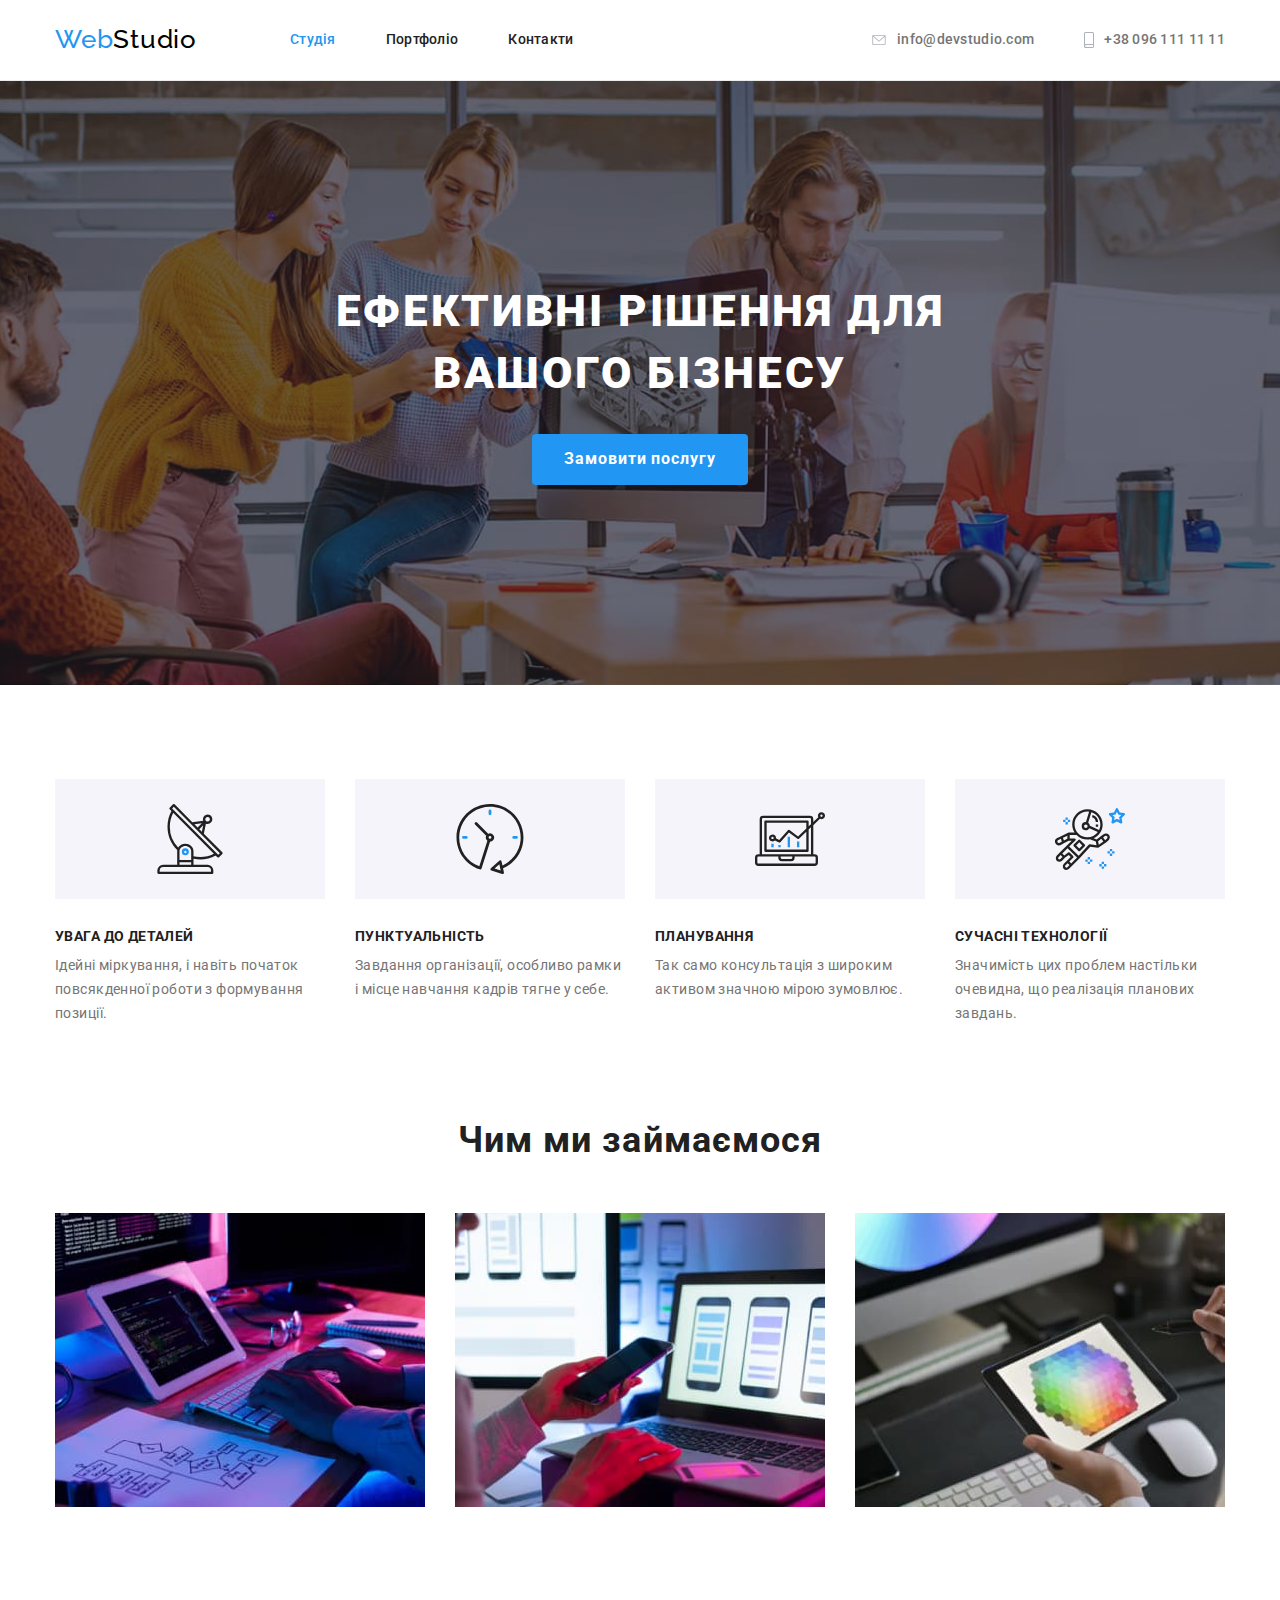
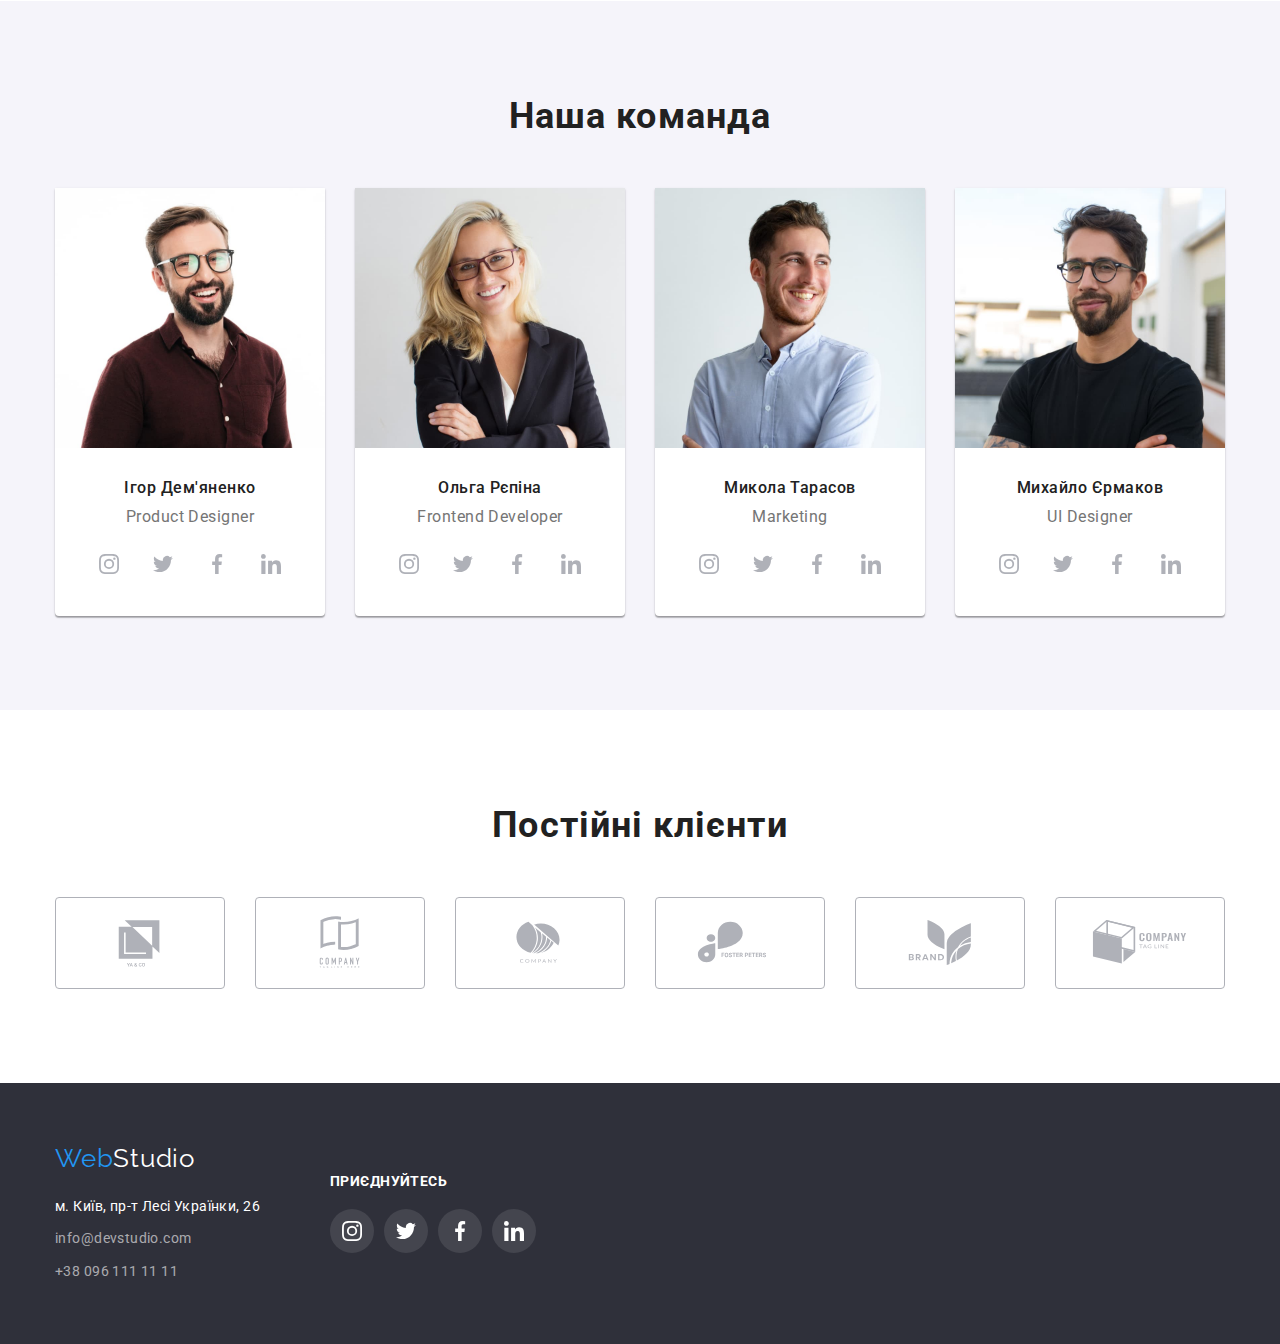
<file: index.html>
<!DOCTYPE html>
<html lang="uk">
  <head>
    <meta charset="UTF-8" />
    <meta http-equiv="X-UA-Compatible" content="IE=edge" />
    <meta name="viewport" content="width=device-width, initial-scale=1.0" />
    <title>WebStudio</title>
    <link rel="preconnect" href="https://fonts.googleapis.com" />
    <link rel="preconnect" href="https://fonts.gstatic.com" crossorigin />
    <link
      href="https://fonts.googleapis.com/css2?family=Raleway:wght@700&family=Roboto:wght@400;500;700;900&display=swap"
      rel="stylesheet"
    />
    <link
      rel="stylesheet"
      href="https://cdnjs.cloudflare.com/ajax/libs/modern-normalize/1.1.0/modern-normalize.min.css"
    />
    <link rel="stylesheet" href="./css/styles.css" />
  </head>
  <body>
    <header class="menu">
      <div class="container main-menu">
        <a href="./index.html" class="logo"><span class="logo-accent">Web</span>Studio</a>
        <nav class="menu-nav">
          <ul class="menu-list list">
            <li class="menu-item">
              <a href="./index.html" class="menu-link link mark-page">Студія</a>
            </li>
            <li class="menu-item">
              <a href="./portfolio.html" class="menu-link link">Портфоліо</a>
            </li>
            <li class="menu-item"><a href="" class="menu-link link">Контакти</a></li>
          </ul>
        </nav>
        <ul class="contact-list list">
          <li class="contact-item">
            <a href="mailto:info@devstudio.com" class="contact-link link icon">
              <svg class="icon-contact" width="16" height="10">
                <use href="./images/icons.svg#envelope"></use>
              </svg>
              info@devstudio.com</a
            >
          </li>
          <li class="contact-item">
            <a href="tel:+380961111111" class="contact-link link icon">
              <svg class="icon-contact" width="10" height="16">
                <use href="./images/icons.svg#smartphone"></use>
              </svg>
              +38 096 111 11 11</a
            >
          </li>
        </ul>
      </div>
    </header>

    <main class="main-page">
      <!-- Hero section -->
      <div class="bg-color">
        <section class="section hero img-hero">
          <div class="container">
            <h1 class="hero-title">Ефективні рішення для вашого бізнесу</h1>
            <button type="button" class="hero-btn">Замовити послугу</button>
          </div>
        </section>
      </div>
      <!-- Features section -->
      <section class="section">
        <div class="container">
          <h2 class="visually-hidden">Особливості</h2>
          <ul class="features-list list">
            <li class="features-item">
              <div class="features-block">
                <svg class="icon-features">
                  <use href="./images/icons.svg#antenna"></use>
                </svg>
              </div>
              <h3 class="features-subtitle">Увага до деталей</h3>
              <p class="fuatures-text">
                Ідейні міркування, і навіть початок повсякденної роботи з формування позиції.
              </p>
            </li>
            <li class="features-item">
              <div class="features-block">
                <svg class="icon-features">
                  <use href="./images/icons.svg#clock"></use>
                </svg>
              </div>
              <h3 class="features-subtitle">Пунктуальність</h3>
              <p class="fuatures-text">
                Завдання організації, особливо рамки і місце навчання кадрів тягне у себе.
              </p>
            </li>
            <li class="features-item">
              <div class="features-block">
                <svg class="icon-features">
                  <use href="./images/icons.svg#diagram"></use>
                </svg>
              </div>
              <h3 class="features-subtitle">Планування</h3>
              <p class="fuatures-text">
                Так само консультація з широким активом значною мірою зумовлює.
              </p>
            </li>
            <li class="features-item">
              <div class="features-block">
                <svg class="icon-features">
                  <use href="./images/icons.svg#astronaut"></use>
                </svg>
              </div>
              <h3 class="features-subtitle">Сучасні технології</h3>
              <p class="fuatures-text">
                Значимість цих проблем настільки очевидна, що реалізація планових завдань.
              </p>
            </li>
          </ul>
        </div>
      </section>
      <!-- Section About -->
      <section class="section about">
        <div class="container">
          <h2 class="subtitle">Чим ми займаємося</h2>
          <ul class="about-list list">
            <li class="item">
              <img src="./images/img.jpg" alt="Алгоритм" width="370" height="294" />
            </li>
            <li class="item">
              <img src="./images/img_2.jpg" alt="Дизайн" width="370" height="294" />
            </li>
            <li class="item">
              <img src="./images/img_3.jpg" alt="Колористика" width="370" height="294" />
            </li>
          </ul>
        </div>
      </section>
      <!-- Section team -->
      <section class="section team">
        <div class="container">
          <h2 class="subtitle">Наша команда</h2>

          <ul class="team-list list">
            <li class="team-item">
              <img src="./images/img_4.jpg" alt="Ігор Дем'яненко" width="270" height="260" />
              <h3 class="team-name">Ігор Дем'яненко</h3>
              <p class="team-position">Product Designer</p>
              <ul class="team-list-icon list">
                <li class="team-item-icon">
                  <a href="#" class="team-block">
                    <svg class="icon-team">
                      <use href="./images/icons.svg#instagram"></use>
                    </svg>
                  </a>
                </li>
                <li class="team-item-icon">
                  <a href="#" class="team-block">
                    <svg class="icon-team">
                      <use href="./images/icons.svg#twitter"></use>
                    </svg>
                  </a>
                </li>
                <li class="team-item-icon">
                  <a href="#" class="team-block">
                    <svg class="icon-team">
                      <use href="./images/icons.svg#facebook"></use>
                    </svg>
                  </a>
                </li>
                <li class="team-item-icon">
                  <a href="#" class="team-block">
                    <svg class="icon-team">
                      <use href="./images/icons.svg#linkedin"></use>
                    </svg>
                  </a>
                </li>
              </ul>
            </li>
            <li class="team-item">
              <img src="./images/img_5.jpg" alt="Ольга Рєпіна" width="270" height="260" />
              <h3 class="team-name">Ольга Рєпіна</h3>
              <p class="team-position">Frontend Developer</p>
              <ul class="team-list-icon list">
                <li class="team-item-icon">
                  <a href="#" class="team-block">
                    <svg class="icon-team">
                      <use href="./images/icons.svg#instagram"></use>
                    </svg>
                  </a>
                </li>
                <li class="team-item-icon">
                  <a href="#" class="team-block">
                    <svg class="icon-team">
                      <use href="./images/icons.svg#twitter"></use>
                    </svg>
                  </a>
                </li>
                <li class="team-item-icon">
                  <a href="#" class="team-block">
                    <svg class="icon-team">
                      <use href="./images/icons.svg#facebook"></use>
                    </svg>
                  </a>
                </li>
                <li class="team-item-icon">
                  <a href="#" class="team-block">
                    <svg class="icon-team">
                      <use href="./images/icons.svg#linkedin"></use>
                    </svg>
                  </a>
                </li>
              </ul>
            </li>
            <li class="team-item">
              <img src="./images/img_6.jpg" alt="Микола Тарасов" width="270" height="260" />
              <h3 class="team-name">Микола Тарасов</h3>
              <p class="team-position">Marketing</p>
              <ul class="team-list-icon list">
                <li class="team-item-icon">
                  <a href="#" class="team-block">
                    <svg class="icon-team">
                      <use href="./images/icons.svg#instagram"></use>
                    </svg>
                  </a>
                </li>
                <li class="team-item-icon">
                  <a href="#" class="team-block">
                    <svg class="icon-team">
                      <use href="./images/icons.svg#twitter"></use>
                    </svg>
                  </a>
                </li>
                <li class="team-item-icon">
                  <a href="#" class="team-block">
                    <svg class="icon-team">
                      <use href="./images/icons.svg#facebook"></use>
                    </svg>
                  </a>
                </li>
                <li class="team-item-icon">
                  <a href="#" class="team-block">
                    <svg class="icon-team">
                      <use href="./images/icons.svg#linkedin"></use>
                    </svg>
                  </a>
                </li>
              </ul>
            </li>
            <li class="team-item">
              <img src="./images/img_7.jpg" alt="Михайло Єрмаков" width="270" height="260" />
              <h3 class="team-name">Михайло Єрмаков</h3>
              <p class="team-position">UI Designer</p>
              <ul class="team-list-icon list">
                <li class="team-item-icon">
                  <a href="#" class="team-block">
                    <svg class="icon-team">
                      <use href="./images/icons.svg#instagram"></use>
                    </svg>
                  </a>
                </li>
                <li class="team-item-icon">
                  <a href="#" class="team-block">
                    <svg class="icon-team">
                      <use href="./images/icons.svg#twitter"></use>
                    </svg>
                  </a>
                </li>
                <li class="team-item-icon">
                  <a href="#" class="team-block">
                    <svg class="icon-team">
                      <use href="./images/icons.svg#facebook"></use>
                    </svg>
                  </a>
                </li>
                <li class="team-item-icon">
                  <a href="#" class="team-block">
                    <svg class="icon-team">
                      <use href="./images/icons.svg#linkedin"></use>
                    </svg>
                  </a>
                </li>
              </ul>
            </li>
          </ul>
        </div>
      </section>
      <!-- Section company -->
      <section class="section">
        <div class="container">
          <h2 class="subtitle">Постійні клієнти</h2>
          <ul class="list-company list">
            <li class="item-company">
              <a href="#" class="company-block">
                <svg class="icon-company">
                  <use href="./images/icons.svg#Logo_1"></use>
                </svg>
              </a>
            </li>
            <li class="item-company">
              <a href="#" class="company-block">
                <svg class="icon-company">
                  <use href="./images/icons.svg#Logo_2"></use>
                </svg>
              </a>
            </li>
            <li class="item-company">
              <a href="#" class="company-block">
                <svg class="icon-company">
                  <use href="./images/icons.svg#Logo_3"></use>
                </svg>
              </a>
            </li>
            <li class="item-company">
              <a href="#" class="company-block">
                <svg class="icon-company">
                  <use href="./images/icons.svg#Logo_4"></use>
                </svg>
              </a>
            </li>
            <li class="item-company">
              <a href="#" class="company-block">
                <svg class="icon-company">
                  <use href="./images/icons.svg#Logo_5"></use>
                </svg>
              </a>
            </li>
            <li class="item-company">
              <a href="#" class="company-block">
                <svg class="icon-company">
                  <use href="./images/icons.svg#Logo_6"></use>
                </svg>
              </a>
            </li>
          </ul>
        </div>
      </section>
    </main>

    <footer class="page-footer">
      <div class="container footer-cont">
        <div class="block-one">
          <a href="./index.html" class="logo footer-logo"
            ><span class="logo-accent">Web</span>Studio</a
          >
          <address class="footer-contact">
            <ul class="footer-list list">
              <li class="footer-item">
                <a
                  href="https://goo.gl/maps/K7PUjft2pTQLD7Ss7"
                  class="footer-link link map"
                  target="_blank"
                  rel="noopener noreferrer"
                  >м. Київ, пр-т Лесі Українки, 26</a
                >
              </li>
              <li class="footer-item">
                <a href="mailto:info@devstudio.com" class="footer-link link">info@devstudio.com</a>
              </li>
              <li class="footer-item">
                <a href="tel:+380961111111" class="footer-link link">+38 096 111 11 11</a>
              </li>
            </ul>
          </address>
        </div>
        <div class="block-two">
          <h2 class="footer-title">приєднуйтесь</h2>
          <ul class="sosial-list list">
            <li class="sosial-item">
              <a href="#" class="sosial-block">
                <svg class="icon-sosial">
                  <use href="./images/icons.svg#instagram"></use>
                </svg>
              </a>
            </li>
            <li class="sosial-item">
              <a href="#" class="sosial-block">
                <svg class="icon-sosial">
                  <use href="./images/icons.svg#twitter"></use>
                </svg>
              </a>
            </li>
            <li class="sosial-item">
              <a href="#" class="sosial-block">
                <svg class="icon-sosial">
                  <use href="./images/icons.svg#facebook"></use>
                </svg>
              </a>
            </li>
            <li class="sosial-item">
              <a href="#" class="sosial-block">
                <svg class="icon-sosial">
                  <use href="./images/icons.svg#linkedin"></use>
                </svg>
              </a>
            </li>
          </ul>
        </div>
      </div>
    </footer>
  </body>
</html>
</file>
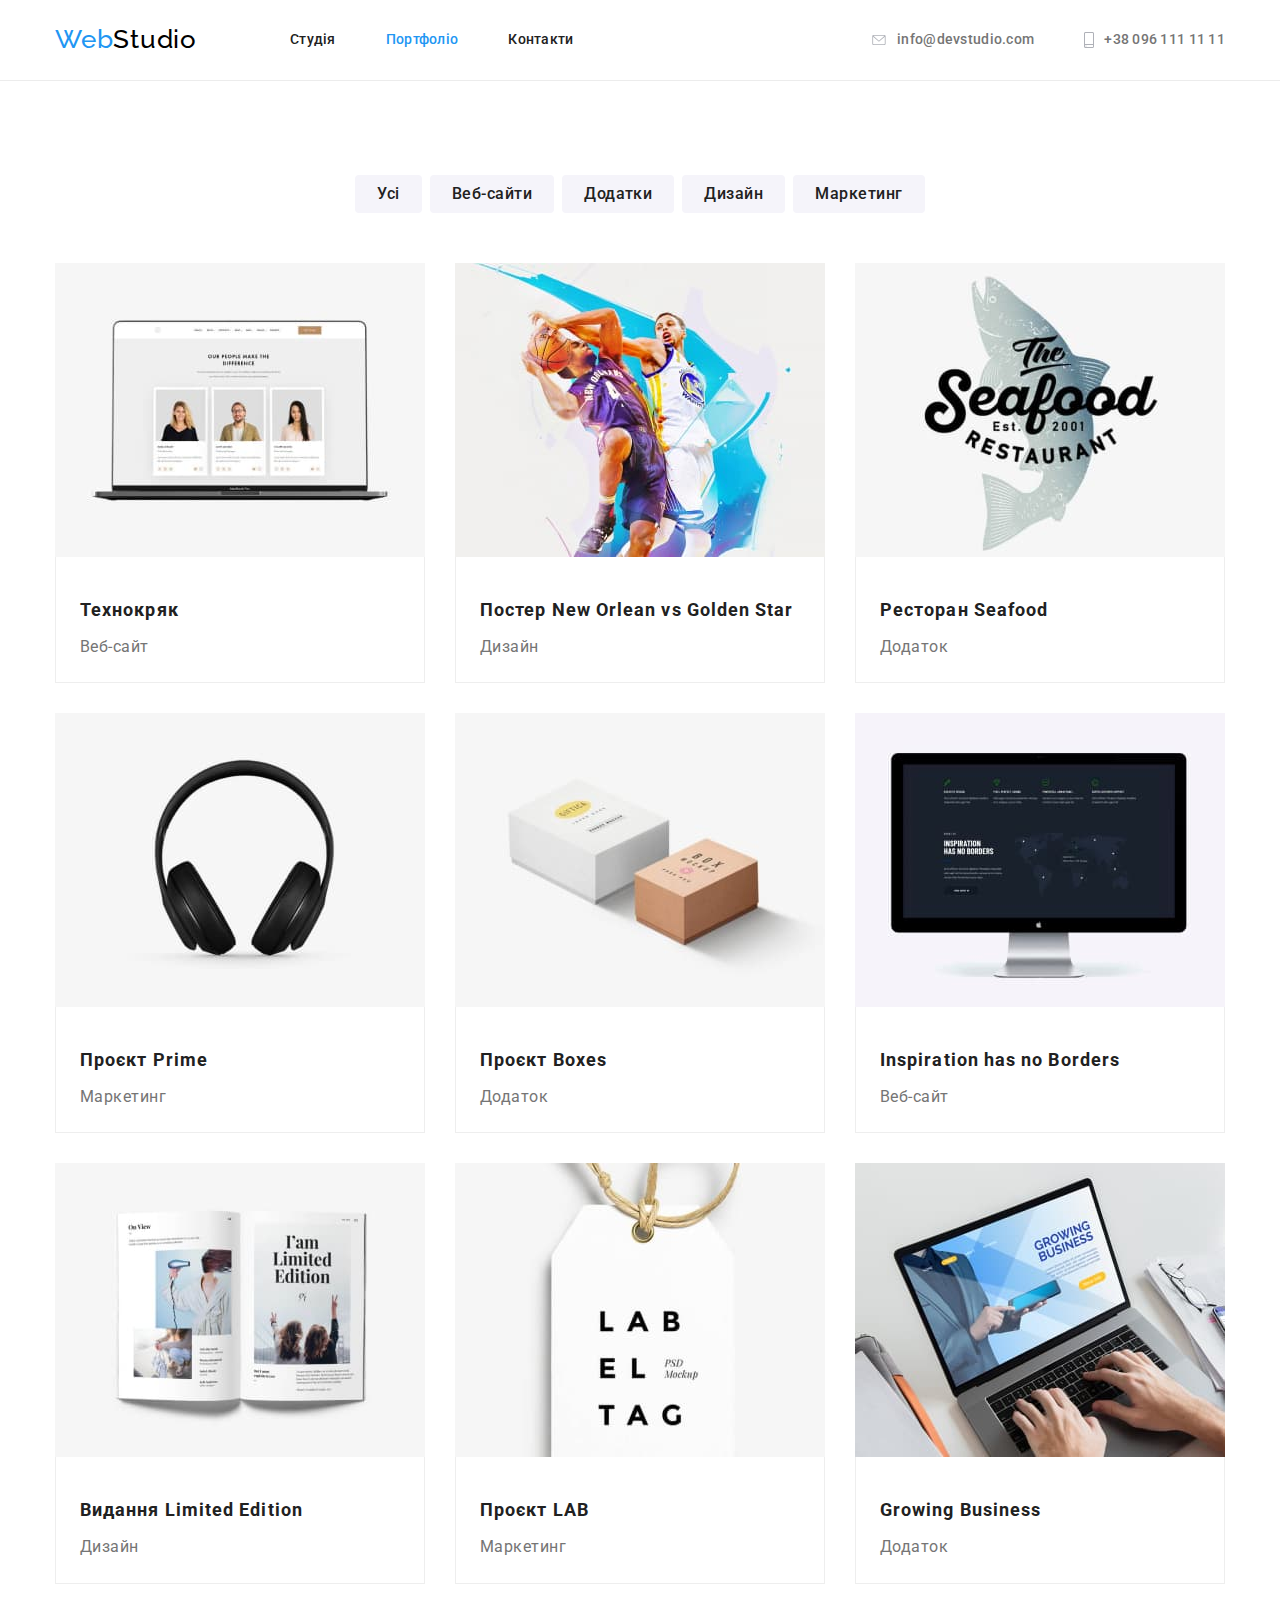
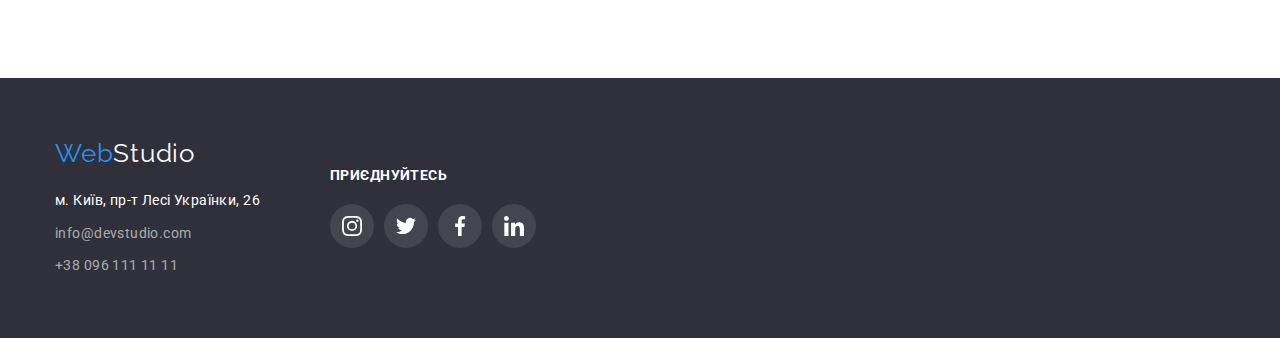
<file: portfolio.html>
<!DOCTYPE html>
<html lang="uk">
  <head>
    <meta charset="UTF-8" />
    <meta http-equiv="X-UA-Compatible" content="IE=edge" />
    <meta name="viewport" content="width=device-width, initial-scale=1.0" />
    <title>Portfolio</title>
    <link rel="preconnect" href="https://fonts.googleapis.com" />
    <link rel="preconnect" href="https://fonts.gstatic.com" crossorigin />
    <link
      href="https://fonts.googleapis.com/css2?family=Raleway:wght@700&family=Roboto:wght@400;500;700;900&display=swap"
      rel="stylesheet"
    />
    <link
      rel="stylesheet"
      href="https://cdnjs.cloudflare.com/ajax/libs/modern-normalize/1.1.0/modern-normalize.min.css"
    />
    <link rel="stylesheet" href="./css/styles.css" />
  </head>
  <body>
  <header class="menu">
    <div class="container main-menu">
      <a href="./index.html" class="logo"><span class="logo-accent">Web</span>Studio</a>
      <nav class="menu-nav">
        <ul class="menu-list list">
          <li class="menu-item">
            <a href="./index.html" class="menu-link link">Студія</a>
          </li>
          <li class="menu-item">
            <a href="./portfolio.html" class="menu-link link mark-page">Портфоліо</a>
          </li>
          <li class="menu-item"><a href="" class="menu-link link">Контакти</a></li>
        </ul>
      </nav>
      <ul class="contact-list list">
        <li class="contact-item">
          <a href="mailto:info@devstudio.com" class="contact-link link icon">
            <svg class="icon-contact" width="16" height="10">
              <use href="./images/icons.svg#envelope"></use>
            </svg>
            info@devstudio.com</a>
        </li>
        <li class="contact-item">
          <a href="tel:+380961111111" class="contact-link link icon">
            <svg class="icon-contact" width="10" height="16">
              <use href="./images/icons.svg#smartphone"></use>
            </svg>
            +38 096 111 11 11</a>
        </li>
      </ul>
    </div>
  </header>

    <main class="portfolio-page">
      <!-- Section portfolio -->
      <section class="section">
        <div class="container">
          <h1 class="visually-hidden">Портфоліо</h1>
          <ul class="filters-list list">
            <li class="filters-item"><button type="button" class="filters-btn">Усі</button></li>
            <li class="filters-item">
              <button type="button" class="filters-btn">Веб-сайти</button>
            </li>
            <li class="filters-item"><button type="button" class="filters-btn">Додатки</button></li>
            <li class="filters-item"><button type="button" class="filters-btn">Дизайн</button></li>
            <li class="filters-item">
              <button type="button" class="filters-btn">Маркетинг</button>
            </li>
          </ul>
          <ul class="portfolio-list list">
            <li class="portfolio-item">
            <a href="" class="portfolio-link">
                <img src="./images/p.jpg" alt="Веб-сайт на екрані ноутбука" width="370" height="294" />
                <div class="container-title">
                  <h2 class="portfolio-subtitle">Технокряк</h2>
                  <p class="portfolio-text">Веб-сайт</p>
                </div>
            </a>
            </li>
            <li class="portfolio-item">
              <a href=""  class="portfolio-link">
              <img
                src="./images/p_1.jpg"
                alt="Постер з двома баскетболістами"
                width="370"
                height="294"
              />
              <div class="container-title">
                <h2 class="portfolio-subtitle">Постер New Orlean vs Golden Star</h2>
                <p class="portfolio-text">Дизайн</p>
              </div>
            </a>
            </li>
            <li class="portfolio-item">
              <a href="" class="portfolio-link">
              <img src="./images/p_2.jpg" alt="Логотим ресторану" width="370" height="294" />
              <div class="container-title">
                <h2 class="portfolio-subtitle">Ресторан Seafood</h2>
                <p class="portfolio-text">Додаток</p>
              </div>
            </a>
            </li>
            <li class="portfolio-item">
              <a href="" class="portfolio-link">
              <img src="./images/p_3.jpg" alt="Навушники" width="370" height="294" />
              <div class="container-title">
                <h2 class="portfolio-subtitle">Проєкт Prime</h2>
                <p class="portfolio-text">Маркетинг</p>
              </div>
            </a>
            </li>
            <li class="portfolio-item">
              <a href="" class="portfolio-link">
              <img src="./images/p_4.jpg" alt="Дві коробки" width="370" height="294" />
              <div class="container-title">
                <h2 class="portfolio-subtitle">Проєкт Boxes</h2>
                <p class="portfolio-text">Додаток</p>
              </div>
            </a>
            </li>
            <li class="portfolio-item">
              <a href="" class="portfolio-link">
              <img
                src="./images/p_5.jpg"
                alt="Веб-сайт на екрані комп'ютера"
                width="370"
                height="294"
              />
              <div class="container-title">
                <h2 class="portfolio-subtitle">Inspiration has no Borders</h2>
                <p class="portfolio-text">Веб-сайт</p>
              </div>
            </a>
            </li>
            <li class="portfolio-item">
              <a href="" class="portfolio-link">
              <img src="./images/p_6.jpg" alt="Стаття в журналі" width="370" height="294" />
              <div class="container-title">
                <h2 class="portfolio-subtitle">Видання Limited Edition</h2>
                <p class="portfolio-text">Дизайн</p>
              </div>
            </a>
            </li>
            <li class="portfolio-item">
              <a href="" class="portfolio-link">
              <img src="./images/p_7.jpg" alt="Лейбл" width="370" height="294" />
              <div class="container-title">
                <h2 class="portfolio-subtitle">Проєкт LAB</h2>
                <p class="portfolio-text">Маркетинг</p>
              </div>
            </a>
            </li>
            <li class="portfolio-item">
              <a href="" class="portfolio-link">
              <img src="./images/p_8.jpg" alt="Додаток на ноутбуці" width="370" height="294" />
              <div class="container-title">
                <h2 class="portfolio-subtitle">Growing Business</h2>
                <p class="portfolio-text">Додаток</p>
              </div>
            </a>
            </li>
          </ul>
        </div>
      </section>
    </main>

    <footer class="page-footer">
      <div class="container footer-cont">
        <div class="block-one">
          <a href="./index.html" class="logo footer-logo"><span class="logo-accent">Web</span>Studio</a>
          <address class="footer-contact">
            <ul class="footer-list list">
              <li class="footer-item">
                <a href="https://goo.gl/maps/K7PUjft2pTQLD7Ss7" class="footer-link link map" target="_blank"
                  rel="noopener noreferrer">м. Київ, пр-т Лесі Українки, 26</a>
              </li>
              <li class="footer-item">
                <a href="mailto:info@devstudio.com" class="footer-link link">info@devstudio.com</a>
              </li>
              <li class="footer-item">
                <a href="tel:+380961111111" class="footer-link link">+38 096 111 11 11</a>
              </li>
            </ul>
          </address>
        </div>
        <div class="block-two">
          <h2 class="footer-title">приєднуйтесь</h2>
          <ul class="sosial-list list">
            <li class="sosial-item">
              <a href="#" class="sosial-block">
                <svg class="icon-sosial">
                  <use href="./images/icons.svg#instagram"></use>
                </svg>
              </a>
            </li>
            <li class="sosial-item">
              <a href="#" class="sosial-block">
                <svg class="icon-sosial">
                  <use href="./images/icons.svg#twitter"></use>
                </svg>
              </a>
            </li>
            <li class="sosial-item">
              <a href="#" class="sosial-block">
                <svg class="icon-sosial">
                  <use href="./images/icons.svg#facebook"></use>
                </svg>
              </a>
            </li>
            <li class="sosial-item">
              <a href="#" class="sosial-block">
                <svg class="icon-sosial">
                  <use href="./images/icons.svg#linkedin"></use>
                </svg>
              </a>
            </li>
          </ul>
        </div>
      </div>
    </footer>
  </body>
</html>
</file>
<file: css/styles.css>
html {
  box-sizing: border-box;
}
*,
*::before,
*::after {
  box-sizing: inherit;
}
:root {
  --primary-bg-color: #ffffff;
  --accent-bg-color: #2f303a;
  --secondary-bg-color: #f5f4fa;

  --btn-color: #f5f4fa;
  --link-coolor: #afb1b8;

  --primary-color: #757575;
  --secondary-color: #212121;
  --accent-color: #2196f3;
  --additional-color: #ffffff;
}
body {
  font-family: 'Roboto', sans-serif;
  background-color: var(--primary-bg-color);
  color: var(--primary-color);
}
.visually-hidden {
  position: absolute;
  white-space: nowrap;
  width: 1px;
  height: 1px;
  overflow: hidden;
  border: 0;
  padding: 0;
  clip: rect(0 0 0 0);
  clip-path: inset(50%);
  margin: -1px;
}
.menu-item .mark-page {
  color: var(--accent-color);
}
.link {
  text-decoration: none;
}
.link:hover,
.link:focus {
  color: var(--accent-color);
}
.list {
  list-style-type: none;
  margin: 0;
  padding: 0;
}
.container {
  width: 1200px;
  margin-left: auto;
  margin-right: auto;
  padding-left: 15px;
  padding-right: 15px;
}
.section {
  padding-top: 94px;
  padding-bottom: 94px;
}
img {
  display: block;
  max-width: 100%;
}

/* LOGO */
.logo {
  display: block;

  font-family: 'Raleway', sans-serif;
  color: #000000;
  font-size: 26px;
  line-height: 1.2em;
  letter-spacing: 0.03em;
  text-decoration: none;
}
.logo-accent {
  color: var(--accent-color);
}
.footer-logo {
  color: var(--additional-color);
  margin-bottom: 20px;
}

/* HEADER */
.menu {
  border-bottom: 1px solid #ececec;

  font-weight: 500;
  font-size: 14px;
  line-height: 1.1em;
  letter-spacing: 0.02em;
}
.main-menu {
  display: flex;
  align-items: center;
}
.menu-list {
  display: flex;
  margin-left: 93px;
}
.menu-item:not(:last-child) {
  margin-right: 50px;
}
.menu-link {
  display: block;
  padding-top: 32px;
  padding-bottom: 32px;

  color: var(--secondary-color);
}
.contact-list {
  display: flex;
  margin-left: auto;
}
.contact-item:not(:last-child) {
  margin-right: 50px;
}
.icon:hover,
.icon:focus {
  fill: var(--accent-color);
}
.contact-item {
  fill: var(--link-coolor);
}
.icon-contact {
  margin-right: 10px;
}
.contact-link {
  display: flex;
  align-items: center;
  padding-top: 32px;
  padding-bottom: 32px;

  color: var(--primary-color);
}

/* MAIN PAGE */
.subtitle {
  margin-top: 0;
  margin-bottom: 50px;

  color: var(--secondary-color);
  font-size: 36px;
  line-height: 1.2em;
  letter-spacing: 0.03em;
  text-align: center;
}
/* Hero section */
.bg-color {
  background-color: var(--accent-bg-color);
}
.img-hero {
  max-width: 1600px;
  min-height: 600px;
  margin-left: auto;
  margin-right: auto;
  background-image: linear-gradient(to right, rgba(47, 48, 58, 0.4), rgba(47, 48, 58, 0.4)),
    url(../images/hero.jpg);
  background-color: #c4c4c4;
  background-repeat: no-repeat;
  background-position: center;
  background-size: cover;
}
.hero {
  padding-top: 200px;
  padding-bottom: 200px;
  text-align: center;
}
.hero-title {
  width: 696px;
  margin-left: auto;
  margin-right: auto;
  margin-bottom: 30px;
  margin-top: 0;

  color: var(--additional-color);
  font-weight: 900;
  font-size: 44px;
  line-height: 1.4em;
  letter-spacing: 0.06em;
  text-transform: uppercase;
}
.hero-btn {
  border: 0;
  border-radius: 4px;
  padding: 10px 32px;
  min-width: 216px;

  background-color: var(--accent-color);
  color: var(--additional-color);

  font-family: inherit;
  font-weight: 700;
  font-size: 16px;
  line-height: 1.9em;
  letter-spacing: 0.06em;
  text-align: center;
  cursor: pointer;
}
.hero-btn:hover,
.hero-btn:focus{
  box-shadow: 0px 4px 4px rgba(0, 0, 0, 0.15);
  background-color: #188CE8;
  
}
/* Features section  */
.features-list {
  display: flex;
}
.features-item {
  width: 270px;
}
.features-item:not(:last-child) {
  margin-right: 30px;
}
.features-block {
  display: flex;
  justify-content: center;
  align-items: center;
  margin-bottom: 30px;
  height: 120px;
  background-color: var(--btn-color);
}
.icon-features {
  width: 70px;
  height: 70px;
}
.features-subtitle {
  margin-top: 0;
  margin-bottom: 10px;

  color: var(--secondary-color);
  font-size: 14px;
  line-height: 1.1em;
  letter-spacing: 0.03em;
  text-transform: uppercase;
}
.fuatures-text {
  margin: 0;

  font-size: 14px;
  line-height: 1.7em;
  letter-spacing: 0.03em;
}
/* About sect */
.about {
  padding-top: 0;
}
.about-list {
  display: flex;
  flex-wrap: wrap;
  gap: 30px;
}
/* Section team */
.team {
  background-color: var(--secondary-bg-color);
}
.team-list {
  display: flex;
  flex-wrap: wrap;
  gap: 30px;
}
.team-item {
  padding-bottom: 30px;
  border-radius: 0px 0px 4px 4px;

  box-shadow: 0px 1px 3px rgba(0, 0, 0, 0.12), 0px 1px 1px rgba(0, 0, 0, 0.14),
    0px 2px 1px rgba(0, 0, 0, 0.2);
  background-color: var(--additional-color);
}
.team-list-icon {
  display: flex;
  justify-content: center;
  margin-top: 16px;
}
.team-block {
  display: inline-flex;
  justify-content: center;
  align-items: center;
  width: 44px;
  height: 44px;
  fill: var(--link-coolor);
}
.team-item-icon:not(:last-child) {
  margin-right: 10px;
}
.icon-team {
  width: 20px;
  height: 20px;
}
.team-block:hover,
.team-block:focus {
  background-color: var(--accent-color);
  border-radius: 50px;
  fill: var(--additional-color);
}
.team-name {
  margin: 30px 0 10px;

  color: var(--secondary-color);
  font-weight: 500;
  font-size: 16px;
  line-height: 1.2em;
  letter-spacing: 0.03em;
  text-align: center;
}
.team-position {
  margin: 0;

  font-size: 16px;
  line-height: 1.2em;
  letter-spacing: 0.03em;
  text-align: center;
}
/* Section company */
.list-company {
  display: flex;
}
.company-block {
  display: inline-flex;
  justify-content: center;
  align-items: center;
  border: 1px solid var(--link-coolor);
  border-radius: 4px;
  width: 170px;
  height: 92px;
  fill: var(--link-coolor);
}
.item-company:not(:last-child) {
  margin-right: 30px;
}
.icon-company {
  height: 60px;
  width: 106px;
}
.company-block:hover,
.company-block:focus {
  fill: var(--accent-color);
  border: 1px solid var(--accent-color);
}

/* PORTFOLIO PAGE */
.filters-list {
  display: flex;
  justify-content: center;
  margin-bottom: 50px;
}
.filters-item:not(:last-child) {
  margin-right: 8px;
}
.filters-btn {
  padding: 6px 22px;
  border: 0;
  border-radius: 4px;

  background-color: var(--btn-color);
  color: var(--secondary-color);
  font-family: inherit;
  font-weight: 500;
  font-size: 16px;
  line-height: 1.6em;
  letter-spacing: 0.03em;
  text-align: center;
  cursor: pointer;
}
.filters-btn:hover,
.filters-btn:focus {
  background-color: var(--accent-color);
  color: var(--additional-color);
  box-shadow: 0px 3px 1px rgba(0, 0, 0, 0.1), 0px 1px 2px rgba(0, 0, 0, 0.08),
    0px 2px 2px rgba(0, 0, 0, 0.12);
}
.portfolio-list {
  display: flex;
  flex-wrap: wrap;
}
.portfolio-item {
  width: calc((100% - 60px) / 3);
  margin-right: 30px;
  margin-bottom: 30px;

  background-color: var(--additional-color);
}
.portfolio-item:hover,
.portfolio-item:focus {
  box-shadow: 0px 1px 1px rgba(0, 0, 0, 0.12), 0px 4px 4px rgba(0, 0, 0, 0.06),
    1px 4px 6px rgba(0, 0, 0, 0.16);
}
.portfolio-item:nth-child(3n) {
  margin-right: 0;
}
.portfolio-item:nth-last-child(-n + 3) {
  margin-bottom: 0;
}
.portfolio-link {
  text-decoration: none;
  color: var(--primary-color);
}

.container-title {
  padding: 20px 24px;
  border: 1px solid #eeeeee;
  border-top: 0;
}
.portfolio-subtitle {
  margin-bottom: 4px;

  color: var(--secondary-color);
  font-size: 18px;
  line-height: 2em;
  letter-spacing: 0.06em;
}
.portfolio-text {
  margin: 0;

  font-size: 16px;
  line-height: 1.9em;
  letter-spacing: 0.03em;
}

/* FOOTER */
.page-footer {
  padding-top: 60px;
  padding-bottom: 60px;

  background-color: var(--accent-bg-color);
}
.footer-cont {
  display: flex;
  align-items: center;
}
.block-one {
  margin-right: 70px;
}
.footer-list {
  font-size: 14px;
  line-height: 1.7em;
  letter-spacing: 0.03em;
  font-style: normal;
}
.footer-item {
  margin-bottom: 9px;
}
.footer-item:last-child {
  margin-bottom: 0;
}
.footer-link {
  color: rgba(255, 255, 255, 0.6);
}
.map {
  color: var(--additional-color);
}
.footer-title {
  margin: 0;
  margin-bottom: 20px;
  font-size: 14px;
  line-height: 1.1em;
  letter-spacing: 0.03em;
  text-transform: uppercase;
  color: var(--additional-color);
}
.sosial-list {
  display: flex;
  justify-content: center;
}
.sosial-item:not(:last-child) {
  margin-right: 10px;
}
.sosial-block {
  display: inline-flex;
  justify-content: center;
  align-items: center;
  width: 44px;
  height: 44px;
  fill: var(--additional-color);
  background-color: rgba(255, 255, 255, 0.1);
  border-radius: 50px;
}
.sosial-block:hover,
.sosial-block:focus {
  background-color: var(--accent-color);
}
.icon-sosial {
  width: 20px;
  height: 20px;
}
</file>
